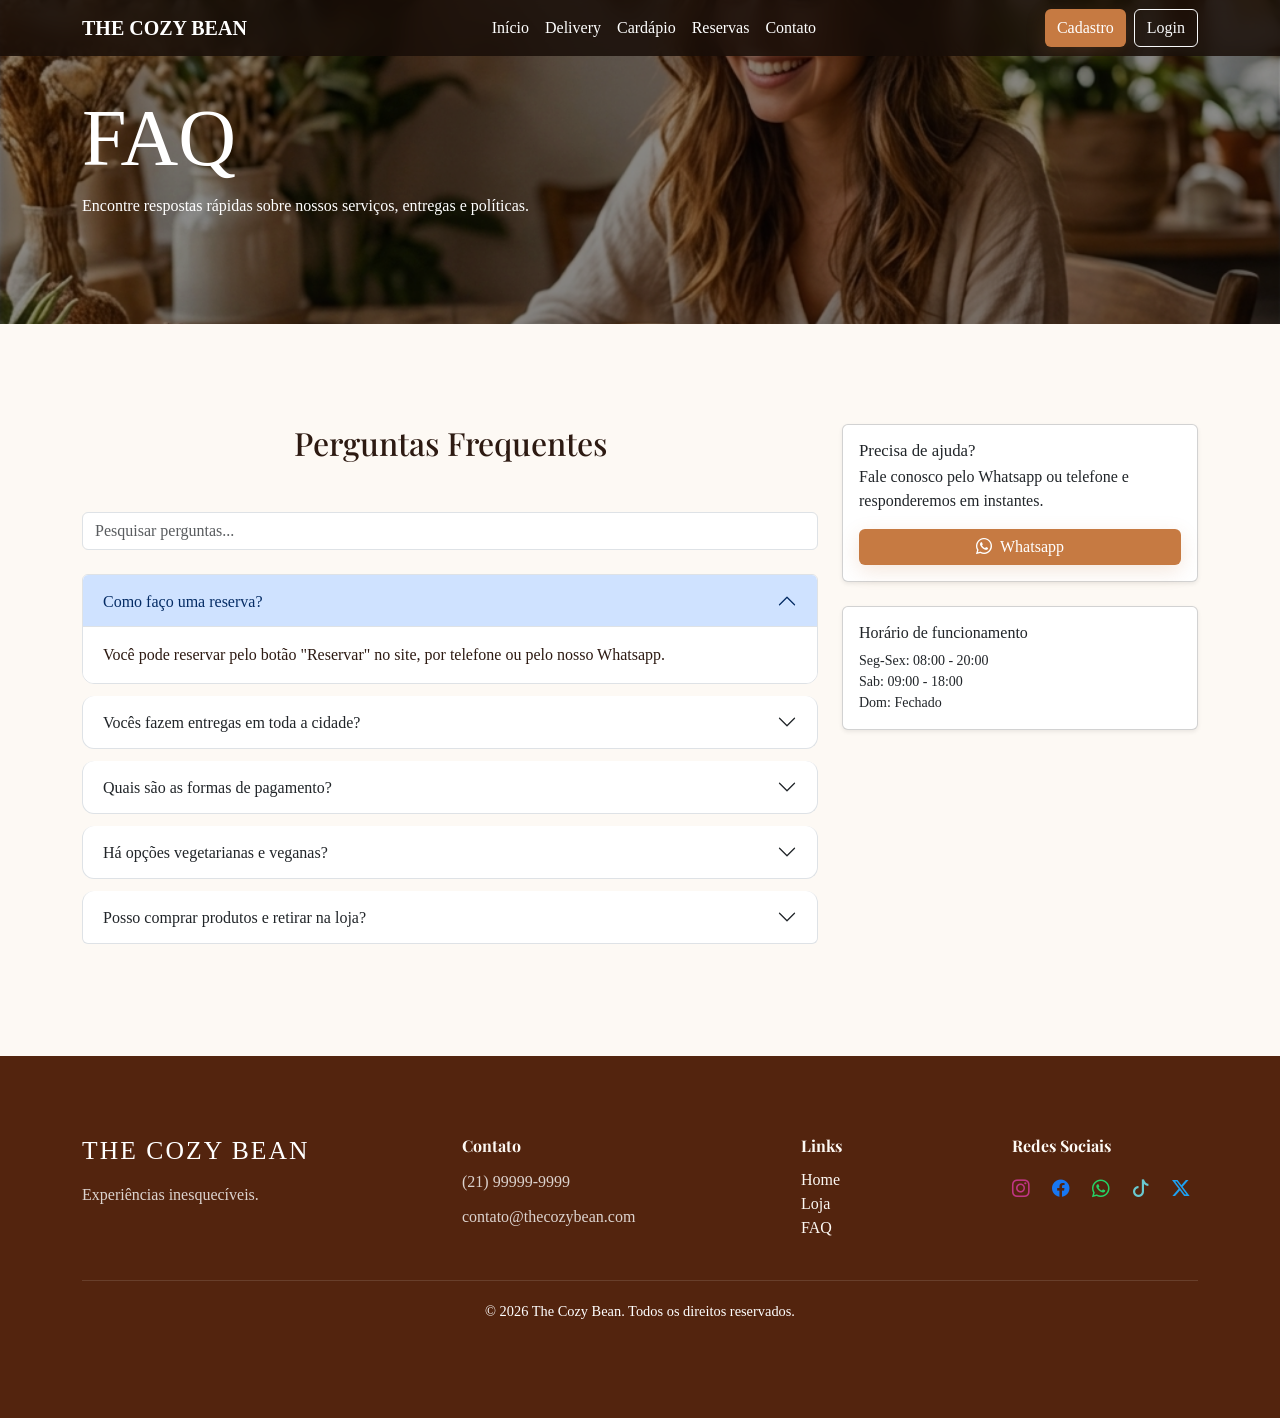
<file: cozy-bean/faq.html>
<!DOCTYPE html>
<html lang="pt-BR">

<head>
    <meta charset="UTF-8">
    <meta name="viewport" content="width=device-width, initial-scale=1.0">

    <title>The Cozy Bean | FAQ</title>

    <!-- Bootstrap -->
    <link href="https://cdn.jsdelivr.net/npm/bootstrap@5.3.8/dist/css/bootstrap.min.css" rel="stylesheet">

    <!-- Bootstrap Icons -->
    <link href="https://cdn.jsdelivr.net/npm/bootstrap-icons@1.11.3/font/bootstrap-icons.css" rel="stylesheet">

    <!-- Google Fonts -->
    <link
        href="https://fonts.googleapis.com/css2?family=Playfair+Display:wght@700&family=Montserrat:wght@300;400;500;600;700&display=swap"
        rel="stylesheet">

    <link rel="stylesheet" href="css/style.css">

</head>

<body>

    <!-- NAVBAR -->
    <nav class="navbar navbar-expand-lg navbar-dark fixed-top custom-navbar">
        <div class="container">
            <a class="navbar-brand logo" href="index.html">THE COZY BEAN</a>
            <button class="navbar-toggler" type="button" data-bs-toggle="collapse" data-bs-target="#menu">
                <span class="navbar-toggler-icon"></span>
            </button>

            <div class="collapse navbar-collapse" id="menu">
                <ul class="navbar-nav mx-auto">
                    <li class="nav-item"><a href="index.html" class="nav-link">Início</a></li>
                    <li class="nav-item"><a href="#delivery" class="nav-link">Delivery</a></li>
                    <li class="nav-item"><a href="produtos.html" class="nav-link">Cardápio</a></li>
                    <li class="nav-item"><a href="#reservas" class="nav-link">Reservas</a></li>
                    <li class="nav-item"><a href="#contato" class="nav-link">Contato</a></li>
                </ul>

                <div class="d-flex gap-2">
                    <button class="btn btn-caramel">Cadastro</button>
                    <button class="btn btn-outline-light">Login</button>
                </div>

            </div>
        </div>
    </nav>

    <!-- HERO -->
    <header class="hero-section" style="height:36vh;">
        <div class="overlay"></div>
        <div class="container hero-content">
            <div class="row">
                <div class="col-lg-8">
                    <h1>FAQ</h1>
                    <p>Encontre respostas rápidas sobre nossos serviços, entregas e políticas.</p>
                </div>
            </div>
        </div>
    </header>

    <!-- FAQ CONTENT -->
    <main class="section-padding">
        <div class="container">

            <div class="row">

                <div class="col-lg-8">
                    <h2 class="section-title">Perguntas Frequentes</h2>

                    <div class="mb-4">
                        <input id="faq-search" class="form-control" placeholder="Pesquisar perguntas...">
                    </div>

                    <div class="accordion" id="faqAccordion">

                        <div class="accordion-item">
                            <h2 class="accordion-header">
                                <button class="accordion-button" type="button" data-bs-toggle="collapse" data-bs-target="#faq1" aria-expanded="true">
                                    Como faço uma reserva?
                                </button>
                            </h2>
                            <div id="faq1" class="accordion-collapse collapse show" data-bs-parent="#faqAccordion">
                                <div class="accordion-body">
                                    Você pode reservar pelo botão "Reservar" no site, por telefone ou pelo nosso Whatsapp.
                                </div>
                            </div>
                        </div>

                        <div class="accordion-item">
                            <h2 class="accordion-header">
                                <button class="accordion-button collapsed" type="button" data-bs-toggle="collapse" data-bs-target="#faq2" aria-expanded="false">
                                    Vocês fazem entregas em toda a cidade?
                                </button>
                            </h2>
                            <div id="faq2" class="accordion-collapse collapse" data-bs-parent="#faqAccordion">
                                <div class="accordion-body">
                                    Sim. Oferecemos delivery dentro da cidade — o valor do frete varia conforme a distância.
                                </div>
                            </div>
                        </div>

                        <div class="accordion-item">
                            <h2 class="accordion-header">
                                <button class="accordion-button collapsed" type="button" data-bs-toggle="collapse" data-bs-target="#faq3" aria-expanded="false">
                                    Quais são as formas de pagamento?
                                </button>
                            </h2>
                            <div id="faq3" class="accordion-collapse collapse" data-bs-parent="#faqAccordion">
                                <div class="accordion-body">
                                    Aceitamos cartão, Pix e pagamento em dinheiro no balcão.
                                </div>
                            </div>
                        </div>

                        <div class="accordion-item">
                            <h2 class="accordion-header">
                                <button class="accordion-button collapsed" type="button" data-bs-toggle="collapse" data-bs-target="#faq4" aria-expanded="false">
                                    Há opções vegetarianas e veganas?
                                </button>
                            </h2>
                            <div id="faq4" class="accordion-collapse collapse" data-bs-parent="#faqAccordion">
                                <div class="accordion-body">
                                    Sim — temos itens no cardápio sinalizados como vegetarianos e veganos.
                                </div>
                            </div>
                        </div>

                        <div class="accordion-item">
                            <h2 class="accordion-header">
                                <button class="accordion-button collapsed" type="button" data-bs-toggle="collapse" data-bs-target="#faq5" aria-expanded="false">
                                    Posso comprar produtos e retirar na loja?
                                </button>
                            </h2>
                            <div id="faq5" class="accordion-collapse collapse" data-bs-parent="#faqAccordion">
                                <div class="accordion-body">
                                    Sim — ao finalizar a compra, escolha a opção "Retirar na loja" e venha no horário combinado.
                                </div>
                            </div>
                        </div>

                    </div>

                </div>

                <aside class="col-lg-4">
                    <div class="card shadow-sm mb-4">
                        <div class="card-body">
                            <h5 class="card-title">Precisa de ajuda?</h5>
                            <p class="card-text">Fale conosco pelo Whatsapp ou telefone e responderemos em instantes.</p>
                            <a href="https://wa.me/5521980318720" class="btn btn-caramel w-100"><i class="bi bi-whatsapp me-2"></i>Whatsapp</a>
                        </div>
                    </div>

                    <div class="card shadow-sm">
                        <div class="card-body">
                            <h6 class="mb-2">Horário de funcionamento</h6>
                            <p class="small mb-0">Seg-Sex: 08:00 - 20:00<br>Sab: 09:00 - 18:00<br>Dom: Fechado</p>
                        </div>
                    </div>

                </aside>

            </div>

        </div>
    </main>

    <!-- FOOTER -->
    <footer class="footer">
        <div class="container">
            <div class="row g-4 align-items-start">
                <div class="col-lg-4 col-md-6 col-12">
                    <h3 class="footer-brand">THE COZY BEAN</h3>
                    <p class="footer-text">Experiências inesquecíveis.</p>
                </div>
                <div class="col-lg-3 col-md-6 col-12">
                    <h5 class="footer-title">Contato</h5>
                    <p class="footer-text mb-2">(21) 99999-9999</p>
                    <p class="footer-text">contato@thecozybean.com</p>
                </div>
                <div class="col-lg-3 col-md-6 col-12">
                    <h5 class="footer-title">Links</h5>
                    <ul class="footer-links">
                        <li><a href="index.html">Home</a></li>
                        <li><a href="produtos.html">Loja</a></li>
                        <li><a href="faq.html">FAQ</a></li>
                    </ul>
                </div>
                <div class="col-lg-2 col-md-6 col-12">
                    <h5 class="footer-title">Redes Sociais</h5>
                    <div class="social">
                        <a href="https://www.instagram.com/" id="instagram"><i class="bi bi-instagram"></i></a>
                        <a href="https://www.facebook.com/?locale=pt_BR" id="facebook"><i class="bi bi-facebook"></i></a>
                        <a href="https://wa.me/5521980318720" id="whatsapp"><i class="bi bi-whatsapp"></i></a>
                        <a href="https://www.tiktok.com/pt-BR/" id="tiktok"><i class="bi bi-tiktok"></i></a>
                        <a href="https://x.com/?lang=pt" id="x"><i class="bi bi-twitter-x"></i></a>
                    </div>
                </div>
            </div>
            <div class="footer-bottom">
                <p>&copy; 2026 The Cozy Bean. Todos os direitos reservados.</p>
            </div>
        </div>
    </footer>

    <script src="https://cdn.jsdelivr.net/npm/bootstrap@5.3.8/dist/js/bootstrap.bundle.min.js"></script>
    <script src="js/script.js"></script>

    <script>
        // Busca simples nas perguntas
        document.getElementById('faq-search')?.addEventListener('input', function(e){
            const q = e.target.value.toLowerCase();
            document.querySelectorAll('#faqAccordion .accordion-item').forEach(item=>{
                const header = item.querySelector('.accordion-button').innerText.toLowerCase();
                const body = item.querySelector('.accordion-body').innerText.toLowerCase();
                if(q === '' || header.includes(q) || body.includes(q)) item.style.display = '';
                else item.style.display = 'none';
            });
        });
    </script>

</body>

</html>
</file>
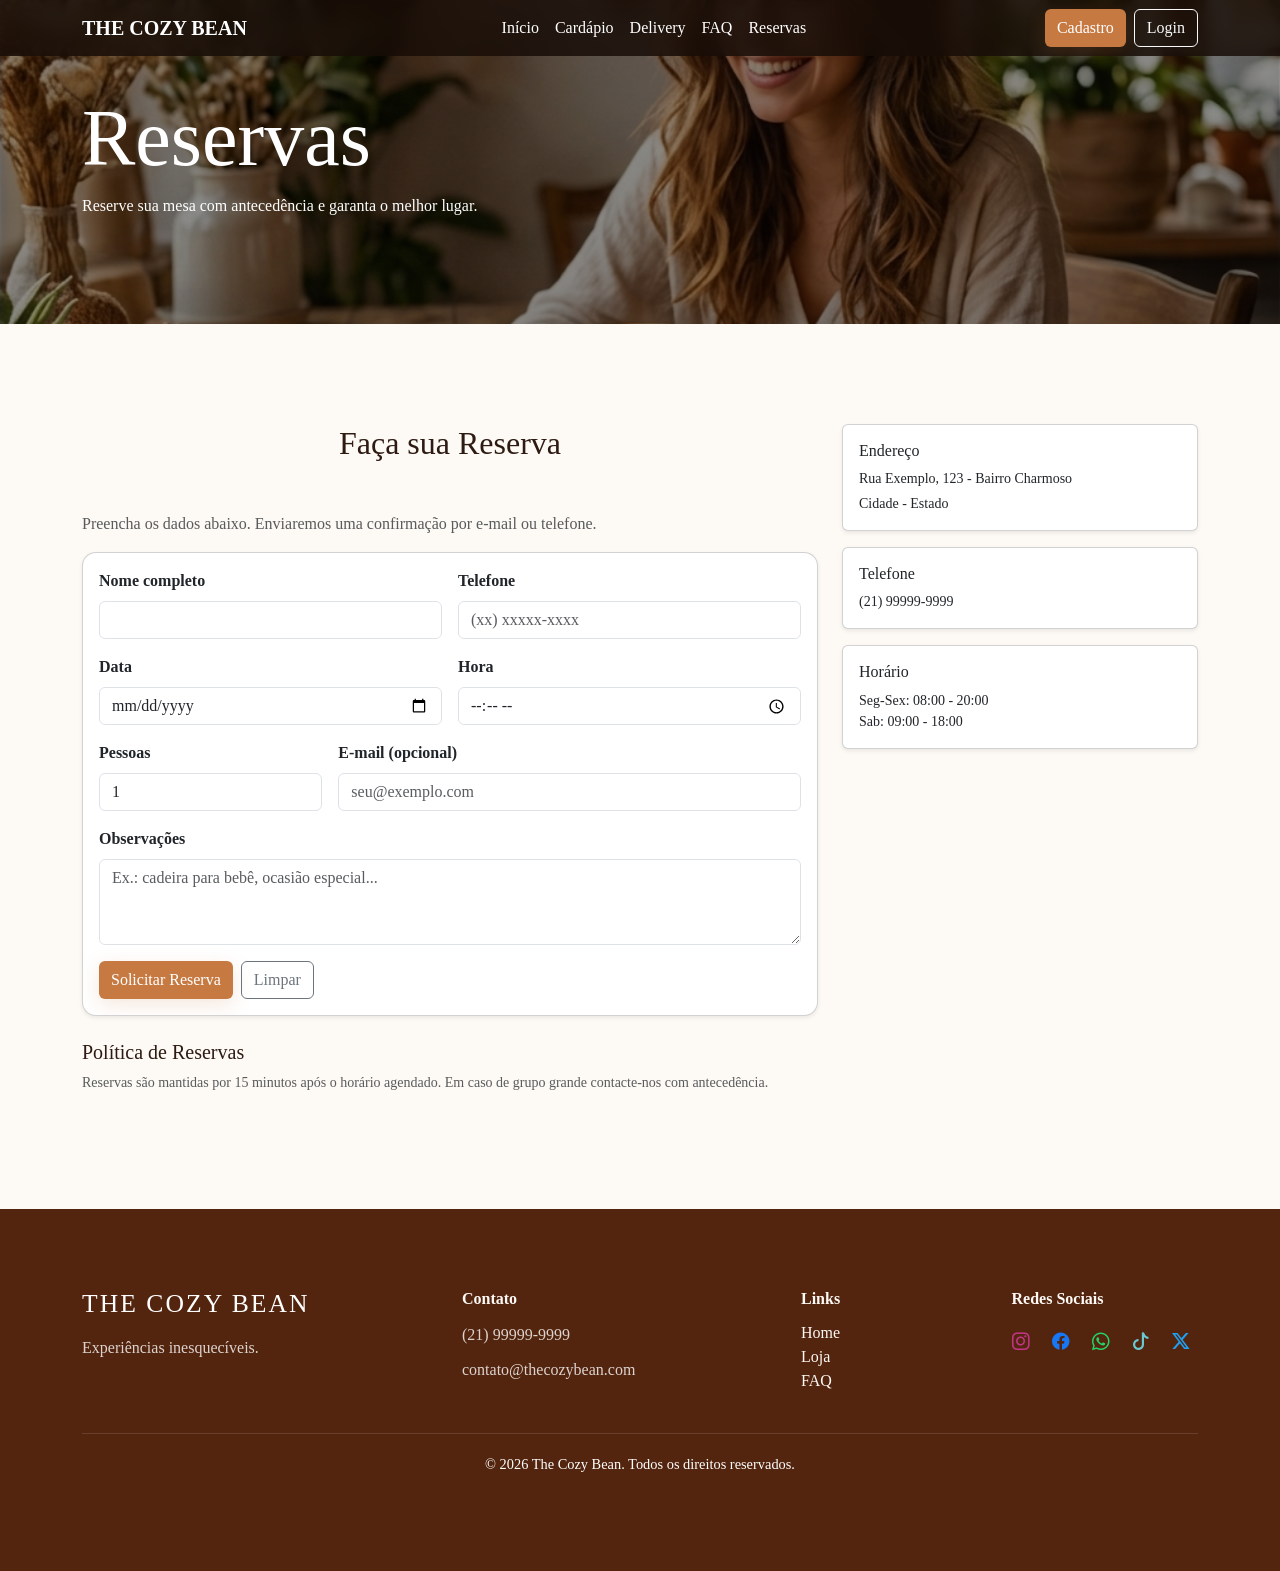
<file: cozy-bean/reservas.html>
<!DOCTYPE html>
<html lang="pt-BR">

<head>
    <meta charset="UTF-8">
    <meta name="viewport" content="width=device-width, initial-scale=1.0">
    <title>The Cozy Bean | Reservas</title>

    <!-- Bootstrap -->
    <link href="https://cdn.jsdelivr.net/npm/bootstrap@5.3.8/dist/css/bootstrap.min.css" rel="stylesheet">
    <link href="https://cdn.jsdelivr.net/npm/bootstrap-icons@1.11.3/font/bootstrap-icons.css" rel="stylesheet">
    <link rel="stylesheet" href="css/style.css">
</head>

<body>

    <!-- NAVBAR -->
    <nav class="navbar navbar-expand-lg navbar-dark fixed-top custom-navbar">
        <div class="container">
            <a class="navbar-brand logo" href="index.html">THE COZY BEAN</a>
            <button class="navbar-toggler" type="button" data-bs-toggle="collapse" data-bs-target="#menu">
                <span class="navbar-toggler-icon"></span>
            </button>
            <div class="collapse navbar-collapse" id="menu">
                <ul class="navbar-nav mx-auto">
                    <li class="nav-item"><a href="index.html" class="nav-link">Início</a></li>
                    <li class="nav-item"><a href="produtos.html" class="nav-link">Cardápio</a></li>
                    <li class="nav-item"><a href="#delivery" class="nav-link">Delivery</a></li>
                    <li class="nav-item"><a href="faq.html" class="nav-link">FAQ</a></li>
                    <li class="nav-item"><a href="reservas.html" class="nav-link active">Reservas</a></li>
                </ul>
                <div class="d-flex gap-2">
                    <button class="btn btn-caramel">Cadastro</button>
                    <button class="btn btn-outline-light">Login</button>
                </div>
            </div>
        </div>
    </nav>

    <!-- HERO -->
    <header class="hero-section" style="height:36vh;">
        <div class="overlay"></div>
        <div class="container hero-content">
            <div class="row">
                <div class="col-lg-8">
                    <h1>Reservas</h1>
                    <p>Reserve sua mesa com antecedência e garanta o melhor lugar.</p>
                </div>
            </div>
        </div>
    </header>

    <!-- RESERVATION FORM -->
    <main class="section-padding">
        <div class="container">
            <div class="row gy-4">
                <div class="col-lg-8">
                    <h2 class="section-title">Faça sua Reserva</h2>
                    <p class="text-muted">Preencha os dados abaixo. Enviaremos uma confirmação por e-mail ou telefone.</p>

                    <div class="card shadow-sm reservation-card">
                        <div class="card-body">
                            <form id="reservation-form" class="reservation-form">
                                <div class="row g-3">
                                    <div class="col-md-6">
                                        <label class="form-label">Nome completo</label>
                                        <input type="text" class="form-control" id="res-name" required>
                                    </div>
                                    <div class="col-md-6">
                                        <label class="form-label">Telefone</label>
                                        <input type="tel" class="form-control" id="res-phone" placeholder="(xx) xxxxx-xxxx" required>
                                    </div>
                                    <div class="col-md-6">
                                        <label class="form-label">Data</label>
                                        <input type="date" class="form-control" id="res-date" required>
                                    </div>
                                    <div class="col-md-6">
                                        <label class="form-label">Hora</label>
                                        <input type="time" class="form-control" id="res-time" required>
                                    </div>
                                    <div class="col-md-4">
                                        <label class="form-label">Pessoas</label>
                                        <select class="form-select" id="res-guests">
                                            <option value="1">1</option>
                                            <option value="2">2</option>
                                            <option value="3">3</option>
                                            <option value="4">4</option>
                                            <option value="5">5</option>
                                            <option value="6">6+</option>
                                        </select>
                                    </div>
                                    <div class="col-md-8">
                                        <label class="form-label">E-mail (opcional)</label>
                                        <input type="email" class="form-control" id="res-email" placeholder="seu@exemplo.com">
                                    </div>
                                    <div class="col-12">
                                        <label class="form-label">Observações</label>
                                        <textarea class="form-control" id="res-notes" rows="3" placeholder="Ex.: cadeira para bebê, ocasião especial..."></textarea>
                                    </div>
                                    <div class="col-12 d-flex gap-2">
                                        <button type="submit" class="btn btn-caramel">Solicitar Reserva</button>
                                        <button type="reset" class="btn btn-outline-secondary">Limpar</button>
                                    </div>
                                </div>
                            </form>
                        </div>
                    </div>

                    <section class="mt-4">
                        <h5>Política de Reservas</h5>
                        <p class="small text-muted">Reservas são mantidas por 15 minutos após o horário agendado. Em caso de grupo grande contacte-nos com antecedência.</p>
                    </section>

                </div>

                <aside class="col-lg-4">
                    <div class="card shadow-sm mb-3">
                        <div class="card-body">
                            <h6>Endereço</h6>
                            <p class="small mb-1">Rua Exemplo, 123 - Bairro Charmoso</p>
                            <p class="small mb-0">Cidade - Estado</p>
                        </div>
                    </div>
                    <div class="card shadow-sm mb-3">
                        <div class="card-body">
                            <h6>Telefone</h6>
                            <p class="small mb-0">(21) 99999-9999</p>
                        </div>
                    </div>
                    <div class="card shadow-sm">
                        <div class="card-body">
                            <h6>Horário</h6>
                            <p class="small mb-0">Seg-Sex: 08:00 - 20:00<br>Sab: 09:00 - 18:00</p>
                        </div>
                    </div>
                </aside>
            </div>
        </div>
    </main>

    <!-- FOOTER -->
    <footer class="footer">
        <div class="container">
            <div class="row g-4 align-items-start">
                <div class="col-lg-4 col-md-6 col-12">
                    <h3 class="footer-brand">THE COZY BEAN</h3>
                    <p class="footer-text">Experiências inesquecíveis.</p>
                </div>
                <div class="col-lg-3 col-md-6 col-12">
                    <h5 class="footer-title">Contato</h5>
                    <p class="footer-text mb-2">(21) 99999-9999</p>
                    <p class="footer-text">contato@thecozybean.com</p>
                </div>
                <div class="col-lg-3 col-md-6 col-12">
                    <h5 class="footer-title">Links</h5>
                    <ul class="footer-links">
                        <li><a href="index.html">Home</a></li>
                        <li><a href="produtos.html">Loja</a></li>
                        <li><a href="faq.html">FAQ</a></li>
                    </ul>
                </div>
                <div class="col-lg-2 col-md-6 col-12">
                    <h5 class="footer-title">Redes Sociais</h5>
                    <div class="social">
                        <a href="https://www.instagram.com/" id="instagram"><i class="bi bi-instagram"></i></a>
                        <a href="https://www.facebook.com/?locale=pt_BR" id="facebook"><i class="bi bi-facebook"></i></a>
                        <a href="https://wa.me/5521980318720" id="whatsapp"><i class="bi bi-whatsapp"></i></a>
                        <a href="https://www.tiktok.com/pt-BR/" id="tiktok"><i class="bi bi-tiktok"></i></a>
                        <a href="https://x.com/?lang=pt" id="x"><i class="bi bi-twitter-x"></i></a>
                    </div>
                </div>
            </div>
            <div class="footer-bottom">
                <p>&copy; 2026 The Cozy Bean. Todos os direitos reservados.</p>
            </div>
        </div>
    </footer>

    <script src="https://cdn.jsdelivr.net/npm/bootstrap@5.3.8/dist/js/bootstrap.bundle.min.js"></script>
    <script src="js/script.js"></script>

    <script>
        // Validação e envio de reserva (simples)
        document.getElementById('reservation-form')?.addEventListener('submit', function(e){
            e.preventDefault();
            const name = document.getElementById('res-name').value.trim();
            const date = document.getElementById('res-date').value;
            const time = document.getElementById('res-time').value;
            const guests = document.getElementById('res-guests').value;
            if(!name || !date || !time){
                alert('Por favor preencha nome, data e hora.');
                return;
            }
            alert(`Reserva solicitada para ${name} em ${date} às ${time} para ${guests} pessoa(s). Entraremos em contato.`);
            e.target.reset();
        });
    </script>

</body>

</html>
</file>
<file: cozy-bean/css/style.css>
:root {
    --color-primary-caramel: #C67A42;
    --color-texto-dark: #2d1a12;
    --color-bg-cream: #FDF9F4;
    --color-bg-beige: #F2E3D5;
    --color-bg-dark-footer: #53240e;
}

body {
    font-family: 'Montserrat Light';
    background: var(--color-bg-cream);
    color: var(--color-texto-dark);
}
.playfair-display{
font-family: "Playfair Display", serif;
font-optical-sizing: auto;
}

.section-padding {
    padding: 100px 0;
}

.logo {
    font-weight: 700;
}

.custom-navbar {
    background: url('../img/navbar.png');
    backdrop-filter: blur(10px);
}

.nav-item a{
    color: #ffff;

}
.hero-section {
    height: 100vh;
    background: url('../img/hero.png') center center/cover;
    position: relative;
    display: flex;
    align-items: center;
}

.overlay {
    position: absolute;
    inset: 0;
    background: rgba(0, 0, 0, .45);
}

.hero-content {
    position: relative;
    z-index: 2;
}

.hero-content h1 {
    font-family: 'Open Sans', serif;
    color: #fff;
    font-size: 5rem;
}

.hero-content p {
    color: #fff;
}

.btn-caramel {
    background: var(--color-primary-caramel);
    color: #fff;
    border: none;
}

.btn-caramel:hover {
    background: #a65f2f;
    transform: translateY(-3px);
}

.stats {
    background: #fff;
    padding: 60px 0;
}

.counter {
    color: var(--color-primary-caramel);
    font-size: 3rem;
}

.section-title {
    text-align: center;
    font-family: 'Playfair Display', serif;
    margin-bottom: 50px;
}

.gallery-grid {
    display: grid;
    grid-template-columns: repeat(auto-fit, minmax(250px, 1fr));
    gap: 20px;
}

.gallery-grid img {
    width: 100%;
    border-radius: 15px;
    transition: .4s;
}

.gallery-grid img:hover {
    transform: scale(1.05);
}

.form-box {
    background: #fff;
    padding: 40px;
    border-radius: 20px;
    max-width: 600px;
    margin: auto;
    box-shadow: 0 10px 30px rgba(0, 0, 0, .1);
}

.form-box input {
    margin-bottom: 15px;
}

.footer {
    background: var(--color-bg-dark-footer);
    color: #fff;
    padding: 80px 0;
}
.footer .container .row>div{
    min-width: 0;
    display: flex;
    flex-direction: column;
}
.footer.row{
    display: flex;
    flex-wrap: wrap;
}
.footer .container .row>:nth-child(2){
    margin-right: 54px;
}

.footer-title{
    font-family: 'playfair display';
    color: #fcd200;

}

.social a {
    color: #fff;
}
.social i {
    font-size: 1.5rem;
    margin-right: 10px;
    cursor: pointer;
}

#instagram{
    color:#C13584
}
#facebook{
    color:#1877F2;
}

.fade-in {
    opacity: 0;
    transform: translateY(30px);
    transition: 1s;
}

.fade-in.show {
    opacity: 1;
    transform: translateY(0);
}

/*midias*/
@media (max-width: 767px){
    .footer{
        padding: 70px 0 30px;
    }
    .footer .row{
        justify-content: center;
        text-align: center;
    }
    .footer .row>div{
        align-items: center;
        margin-right: 24px;
    }
    .footer .row>div:nth-child(2){
margin-right: 0;

}
    .footer-links{
    padding: 0;
}
    .social{
    justify-content: center;
}
}
@media (min-width:768px){
    .footer .row>div:nth-child(3),
    .footer .row>div:nth-child(4){
        flex:1 1 0;
    }
    .footer-brand{
        font-family: 'plaufair display' serif;
        font-size: 1.6rem;
        letter-spacing: 0.08em;
        margin-bottom:14px;

    }
    .footer-title{
        font-size: 1rem;
        font-weight: 700;
        margin-bottom: 12px;
       color: #FDF9F4 ;
    }
    .footer-text{
        color:rgba(255,255,255,0.8);
        line-height:1.7em;
        margin-bottom: 0;
    }
    .footer-links{
        list-style: none;
        padding: 0;
        margin: 0;
    }
    .footer-links a{
        color:#FDF9F4;
        text-decoration: none;
        transition: color 0,3s ease;
    }
    .footer-links a:hover{
        color: #fff;

    }
    .social{
        display: flex;
        gap: 12px;
        flex-wrap: nowrap;
        align-items: center;
    }
    .social a{
        display: inline-flex;
        align-items: center;
        width: 42px;
        height: 42px;
        border-radius: 50%;
        background: rgb(255,255, 255,0,8);
        color: var(--color-bg-cream);
        transition: transform 0,3s ease, background 0.3s;
    }
    .social a:hover{
        transform: translateY(-3px);
        background: var(--color-bg-cream)
    }
    .social i{
        font-size: 1.1rem;
    }
    .footer-bottom{
        margin-top:40px;
        padding-top:20px;
        border-top: 1px solid rgba(255, 255, 255,0.12);
        text-align: center;
        color: rgb(255,255,255);
        font-size: 0.9rem;
    }

}

/* Loja / Produtos */
.product-grid .card-img-top{
    height: 180px;
    object-fit: cover;
}

.product-item .card{
    border: none;
    border-radius: 16px;
    box-shadow: 0 8px 30px rgba(45,26,18,0.06);
}

.product-item .card .card-body{
    padding: 18px;
}

.price{
    color: var(--color-primary-caramel);
    font-weight: 700;
}

.filter-btn.active{
    background: var(--color-primary-caramel);
    color: #fff;
    border-color: var(--color-primary-caramel);
}

/* Offcanvas/carrinho */
.offcanvas .offcanvas-body{min-height:300px}

/* Cores oficiais das redes sociais (rodapé) */
#whatsapp{ color: #25D366; }
#tiktok{ color: #69C9D0; }
#x{ color: #1DA1F2; }

@media (max-width: 767px){
    .product-grid .card-img-top{ height: 140px; }
    .hero-content h1{ font-size: 2rem; }
}

/* Estilos adicionais para página de produtos */
.product-grid{ display:flex; flex-wrap:wrap; gap:1.25rem; }
.product-item{ display:flex; }
.product-item .card{ width:100%; }
.card .card-title{ font-size:1.05rem; margin-bottom:4px; }
.card .card-text.small{ margin-bottom:8px; }

/* Offcanvas (carrinho) */
.offcanvas .offcanvas-body{ display:flex; flex-direction:column; gap:12px; }
#cart-items{ min-height:120px; }

/* Ajustes para botões e responsividade */
.btn-caramel{ box-shadow: 0 6px 20px rgba(198,122,66,0.18); }
.btn-caramel:focus{ box-shadow: 0 6px 20px rgba(198,122,66,0.28); }

/* Cores oficiais das redes sociais (rodapé) - reforçando IDs existentes */
#instagram{ color: #C13584; }
#facebook{ color: #1877F2; }
#whatsapp{ color: #25D366; }
#tiktok{ color: #69C9D0; }
#x{ color: #1DA1F2; }

/* Pequenos ajustes mobile */
@media (max-width: 575px){
    .hero-section{ height: 30vh; }
    .hero-content h1{ font-size:1.6rem; }
    .product-item{ padding: 0 8px; }
}

/* FAQ: pequenos ajustes */
.faq-search { margin-bottom: 20px; }
.accordion-button { background: rgba(255,255,255,0.02); }
.accordion-item { border-radius: 12px; margin-bottom: 12px; overflow: hidden; }
.accordion-body { background: #fff; color: var(--color-texto-dark); }

@media (max-width: 767px){
    .accordion .accordion-button{ font-size: 0.95rem; }
    aside.col-lg-4{ margin-top: 30px; }
}

/* Reservas */
.reservation-card{ border-radius: 14px; overflow: hidden; }
.reservation-form .form-label{ font-weight:600; }
.reservation-form .form-control, .reservation-form .form-select, .reservation-form textarea{ background: #fff; }

@media (max-width: 767px){
    .reservation-card{ padding: 0; }
    .reservation-form .col-md-6, .reservation-form .col-md-4, .reservation-form .col-md-8{ flex: 0 0 100%; max-width: 100%; }
}
</file>
